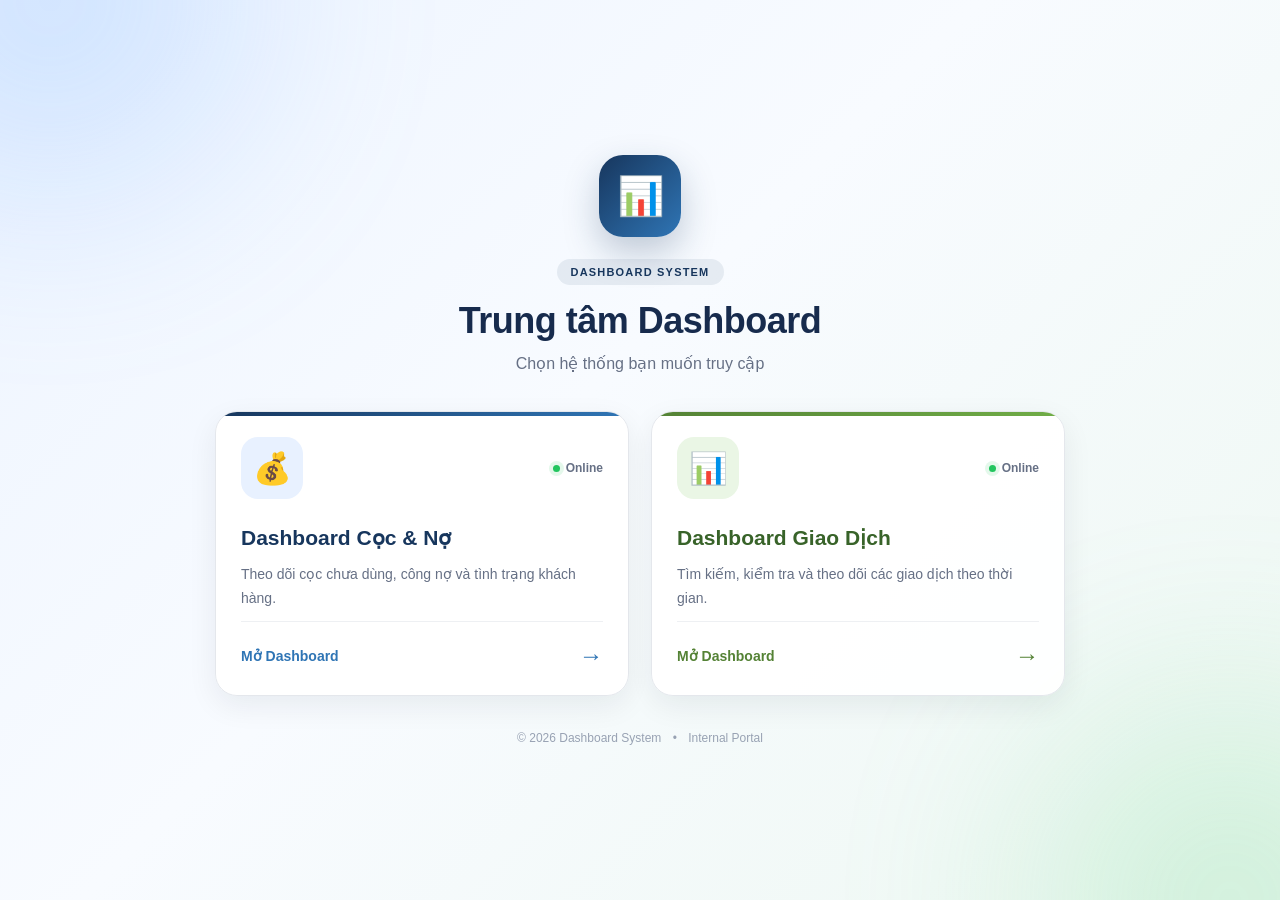
<file: index.html>
<!DOCTYPE html>
<html lang="vi">
<head>
  <meta charset="UTF-8">

  <meta
    name="viewport"
    content="width=device-width, initial-scale=1.0"
  >

  <title>Dashboard Portal</title>

  <link rel="stylesheet" href="style.css">
</head>

<body>

  <div class="background-glow glow-1"></div>
  <div class="background-glow glow-2"></div>


  <main class="portal">


    <!-- LOGO -->

    <div class="logo">

      <span>📊</span>

    </div>


    <!-- TITLE -->

    <div class="header">

      <div class="badge">
        DASHBOARD SYSTEM
      </div>

      <h1>
        Trung tâm Dashboard
      </h1>

      <p>
        Chọn hệ thống bạn muốn truy cập
      </p>

    </div>


    <!-- DASHBOARD -->

    <section class="dashboard-grid">


      <!-- CỌC & NỢ -->

      <a
        class="dashboard-card blue"
        href="https://script.google.com/macros/s/AKfycbzkpy8_3PojvNGf9_wZrIJMKcQ9_U9ww3l7pcvQpRgL6_FIHA_hS9D_I20YQ3gFPXxVdw/exec"
        target="_blank"
        rel="noopener noreferrer"
      >

        <div class="card-top">

          <div class="card-icon">
            💰
          </div>

          <div class="status">
            <span class="status-dot"></span>
            Online
          </div>

        </div>


        <div class="card-body">

          <h2>
            Dashboard Cọc & Nợ
          </h2>

          <p>
            Theo dõi cọc chưa dùng, công nợ
            và tình trạng khách hàng.
          </p>

        </div>


        <div class="card-footer">

          <span>
            Mở Dashboard
          </span>

          <span class="arrow">
            →
          </span>

        </div>

      </a>


      <!-- GIAO DỊCH -->

      <a
        class="dashboard-card green"
        href="https://script.google.com/macros/s/AKfycbwzKHlRArkUlaBBtiNSZDsAZi3OYlAaq1t3ECssJo5jOmF89VuDFd2OdI1WmtGlqQ5f/exec"
        target="_blank"
        rel="noopener noreferrer"
      >

        <div class="card-top">

          <div class="card-icon">
            📊
          </div>

          <div class="status">
            <span class="status-dot"></span>
            Online
          </div>

        </div>


        <div class="card-body">

          <h2>
            Dashboard Giao Dịch
          </h2>

          <p>
            Tìm kiếm, kiểm tra và theo dõi
            các giao dịch theo thời gian.
          </p>

        </div>


        <div class="card-footer">

          <span>
            Mở Dashboard
          </span>

          <span class="arrow">
            →
          </span>

        </div>

      </a>


    </section>


    <!-- FOOTER -->

    <footer>

      <span>
        © 2026 Dashboard System
      </span>

      <span class="separator">
        •
      </span>

      <span>
        Internal Portal
      </span>

    </footer>


  </main>

</body>
</html>
</file>
<file: style.css>
* {
  box-sizing: border-box;
}


:root {

  --primary:
    #17365d;

  --primary-light:
    #2f75b5;

  --green:
    #548235;

  --text:
    #172b4d;

  --muted:
    #667085;

  --border:
    #e4e7ec;

  --white:
    #ffffff;

}


html,
body {

  margin: 0;

  padding: 0;

  width: 100%;

  min-height: 100%;

}


body {

  min-height: 100vh;

  font-family:
    -apple-system,
    BlinkMacSystemFont,
    "Segoe UI",
    Roboto,
    Helvetica,
    Arial,
    sans-serif;

  background:
    linear-gradient(
      135deg,
      #edf4ff 0%,
      #f8fbff 45%,
      #eef8f2 100%
    );

  color: var(--text);

  display: flex;

  justify-content: center;

  align-items: center;

  padding: 40px 20px;

  overflow-x: hidden;

}


/* =========================================
   BACKGROUND
   ========================================= */

.background-glow {

  position: fixed;

  width: 400px;

  height: 400px;

  border-radius: 50%;

  filter: blur(100px);

  opacity: 0.25;

  pointer-events: none;

}


.glow-1 {

  background:
    #7eb6ff;

  top: -200px;

  left: -150px;

}


.glow-2 {

  background:
    #7ddc9a;

  bottom: -200px;

  right: -150px;

}


/* =========================================
   PORTAL
   ========================================= */

.portal {

  width: 100%;

  max-width: 850px;

  position: relative;

  z-index: 2;

}


/* =========================================
   LOGO
   ========================================= */

.logo {

  width: 82px;

  height: 82px;

  margin:
    0 auto 22px;

  border-radius: 24px;

  background:
    linear-gradient(
      135deg,
      #17365d,
      #2f75b5
    );

  display: flex;

  align-items: center;

  justify-content: center;

  box-shadow:
    0 15px 35px
    rgba(23, 54, 93, 0.25);

}


.logo span {

  font-size: 38px;

}


/* =========================================
   HEADER
   ========================================= */

.header {

  text-align: center;

  margin-bottom: 38px;

}


.badge {

  display: inline-block;

  padding:
    7px 14px;

  border-radius: 999px;

  background:
    rgba(23, 54, 93, 0.08);

  color:
    var(--primary);

  font-size: 11px;

  font-weight: 700;

  letter-spacing: 1.2px;

  margin-bottom: 14px;

}


.header h1 {

  margin: 0;

  font-size: 36px;

  line-height: 1.2;

  font-weight: 750;

  letter-spacing: -0.5px;

}


.header p {

  margin:
    12px 0 0;

  color:
    var(--muted);

  font-size: 16px;

}


/* =========================================
   DASHBOARD GRID
   ========================================= */

.dashboard-grid {

  display: grid;

  grid-template-columns:
    repeat(2, 1fr);

  gap: 22px;

}


/* =========================================
   CARD
   ========================================= */

.dashboard-card {

  position: relative;

  display: flex;

  flex-direction: column;

  min-height: 285px;

  padding: 25px;

  background:
    rgba(255, 255, 255, 0.92);

  border:
    1px solid
    var(--border);

  border-radius: 22px;

  text-decoration: none;

  color: inherit;

  box-shadow:
    0 10px 30px
    rgba(16, 24, 40, 0.07);

  overflow: hidden;

  transition:
    transform 0.25s ease,
    box-shadow 0.25s ease,
    border-color 0.25s ease;

}


.dashboard-card::before {

  content: "";

  position: absolute;

  left: 0;

  top: 0;

  width: 100%;

  height: 4px;

}


.dashboard-card.blue::before {

  background:
    linear-gradient(
      90deg,
      #17365d,
      #2f75b5
    );

}


.dashboard-card.green::before {

  background:
    linear-gradient(
      90deg,
      #548235,
      #70ad47
    );

}


.dashboard-card:hover {

  transform:
    translateY(-7px);

  box-shadow:
    0 20px 45px
    rgba(16, 24, 40, 0.13);

}


.dashboard-card.blue:hover {

  border-color:
    #9dbde2;

}


.dashboard-card.green:hover {

  border-color:
    #a9d39b;

}


/* =========================================
   CARD TOP
   ========================================= */

.card-top {

  display: flex;

  align-items: center;

  justify-content: space-between;

}


.card-icon {

  width: 62px;

  height: 62px;

  border-radius: 17px;

  display: flex;

  align-items: center;

  justify-content: center;

  font-size: 31px;

}


.blue .card-icon {

  background:
    #e8f1ff;

}


.green .card-icon {

  background:
    #eaf6e5;

}


/* =========================================
   STATUS
   ========================================= */

.status {

  display: flex;

  align-items: center;

  gap: 6px;

  color:
    #667085;

  font-size: 12px;

  font-weight: 600;

}


.status-dot {

  width: 7px;

  height: 7px;

  border-radius: 50%;

  background:
    #22c55e;

  box-shadow:
    0 0 0 4px
    rgba(34, 197, 94, 0.12);

}


/* =========================================
   CARD BODY
   ========================================= */

.card-body {

  flex: 1;

  padding-top: 25px;

}


.card-body h2 {

  margin: 0;

  font-size: 21px;

  line-height: 1.3;

  font-weight: 700;

  color:
    var(--primary);

}


.green .card-body h2 {

  color:
    #386329;

}


.card-body p {

  margin:
    12px 0 0;

  color:
    var(--muted);

  font-size: 14px;

  line-height: 1.7;

}


/* =========================================
   CARD FOOTER
   ========================================= */

.card-footer {

  display: flex;

  align-items: center;

  justify-content: space-between;

  padding-top: 20px;

  border-top:
    1px solid
    #eef0f3;

  font-size: 14px;

  font-weight: 650;

}


.blue .card-footer {

  color:
    #2f75b5;

}


.green .card-footer {

  color:
    #548235;

}


.arrow {

  font-size: 24px;

  transition:
    transform 0.2s ease;

}


.dashboard-card:hover .arrow {

  transform:
    translateX(5px);

}


/* =========================================
   FOOTER
   ========================================= */

footer {

  margin-top: 35px;

  text-align: center;

  color:
    #98a2b3;

  font-size: 12px;

}


.separator {

  margin:
    0 8px;

}


/* =========================================
   MOBILE
   ========================================= */

@media (max-width: 700px) {

  body {

    padding:
      30px 16px;

    align-items:
      flex-start;

  }


  .portal {

    margin-top:
      25px;

  }


  .logo {

    width: 70px;

    height: 70px;

    border-radius: 20px;

  }


  .logo span {

    font-size: 32px;

  }


  .header {

    margin-bottom: 28px;

  }


  .header h1 {

    font-size: 28px;

  }


  .header p {

    font-size: 14px;

  }


  .dashboard-grid {

    grid-template-columns:
      1fr;

    gap: 16px;

  }


  .dashboard-card {

    min-height:
      245px;

    padding:
      21px;

  }

}


@media (max-width: 380px) {

  .header h1 {

    font-size: 25px;

  }


  .dashboard-card {

    min-height:
      230px;

  }


  .card-body h2 {

    font-size: 19px;

  }

}
</file>
